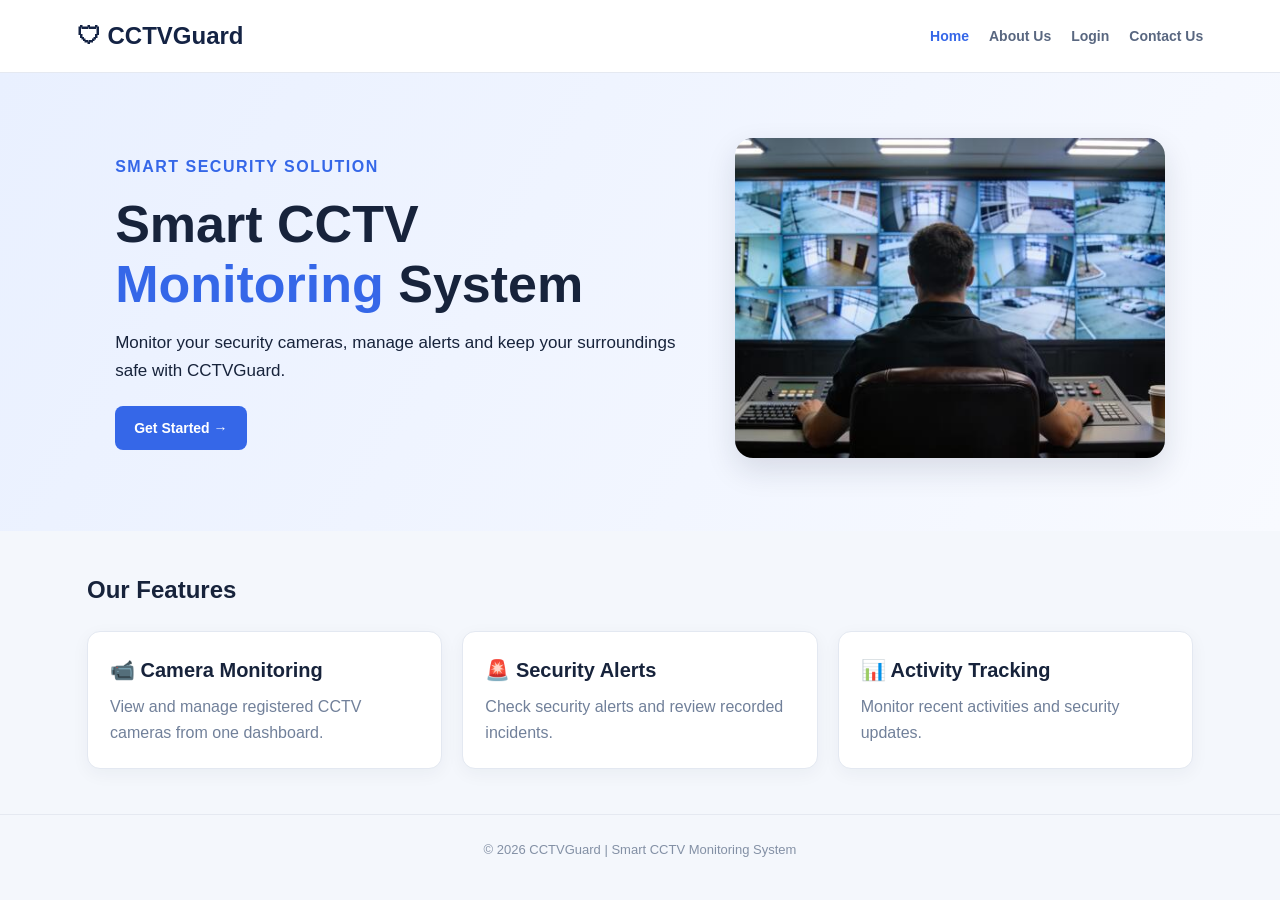
<file: index.html>
<!DOCTYPE html>
<html lang="en">
<head>
    <meta charset="UTF-8">
    <meta name="viewport" content="width=device-width, initial-scale=1.0">

    <title>Home | CCTVGuard</title>

    <link rel="stylesheet" href="css/style.css">
</head>

<body>

    <!-- Navigation -->
    <header class="topbar">

        <a href="index.html" class="brand">
            🛡 CCTVGuard
        </a>

        <nav>
            <a href="index.html" class="active">Home</a>
            <a href="about.html">About Us</a>
            <a href="login.html">Login</a>
            <a href="contact.html">Contact Us</a>
        </nav>

    </header>

    <!-- Hero Section -->
    <section class="hero">

        <div class="hero-content">

            <span class="eyebrow">SMART SECURITY SOLUTION</span>

            <h1>
                Smart CCTV
                <em>Monitoring</em>
                System
            </h1>

            <p>
                Monitor your security cameras, manage alerts
                and keep your surroundings safe with CCTVGuard.
            </p>

            <a href="login.html" class="btn">
                Get Started →
            </a>

        </div>

        <!-- Security Room Image -->
        <div class="hero-image">

            <img
                src="images/security-room.jpg"
                alt="CCTV Security Monitoring Room"
            >

        </div>

    </section>

    <!-- Features Section -->
    <main>

        <h2>Our Features</h2>

        <div class="grid three">

            <article>
                <h2>📹 Camera Monitoring</h2>
                <p>
                    View and manage registered CCTV cameras
                    from one dashboard.
                </p>
            </article>

            <article>
                <h2>🚨 Security Alerts</h2>
                <p>
                    Check security alerts and review
                    recorded incidents.
                </p>
            </article>

            <article>
                <h2>📊 Activity Tracking</h2>
                <p>
                    Monitor recent activities and
                    security updates.
                </p>
            </article>

        </div>

    </main>

    <!-- Footer -->
    <footer>
        © 2026 CCTVGuard | Smart CCTV Monitoring System
    </footer>

    <script src="js/script.js"></script>

</body>
</html>
</file>
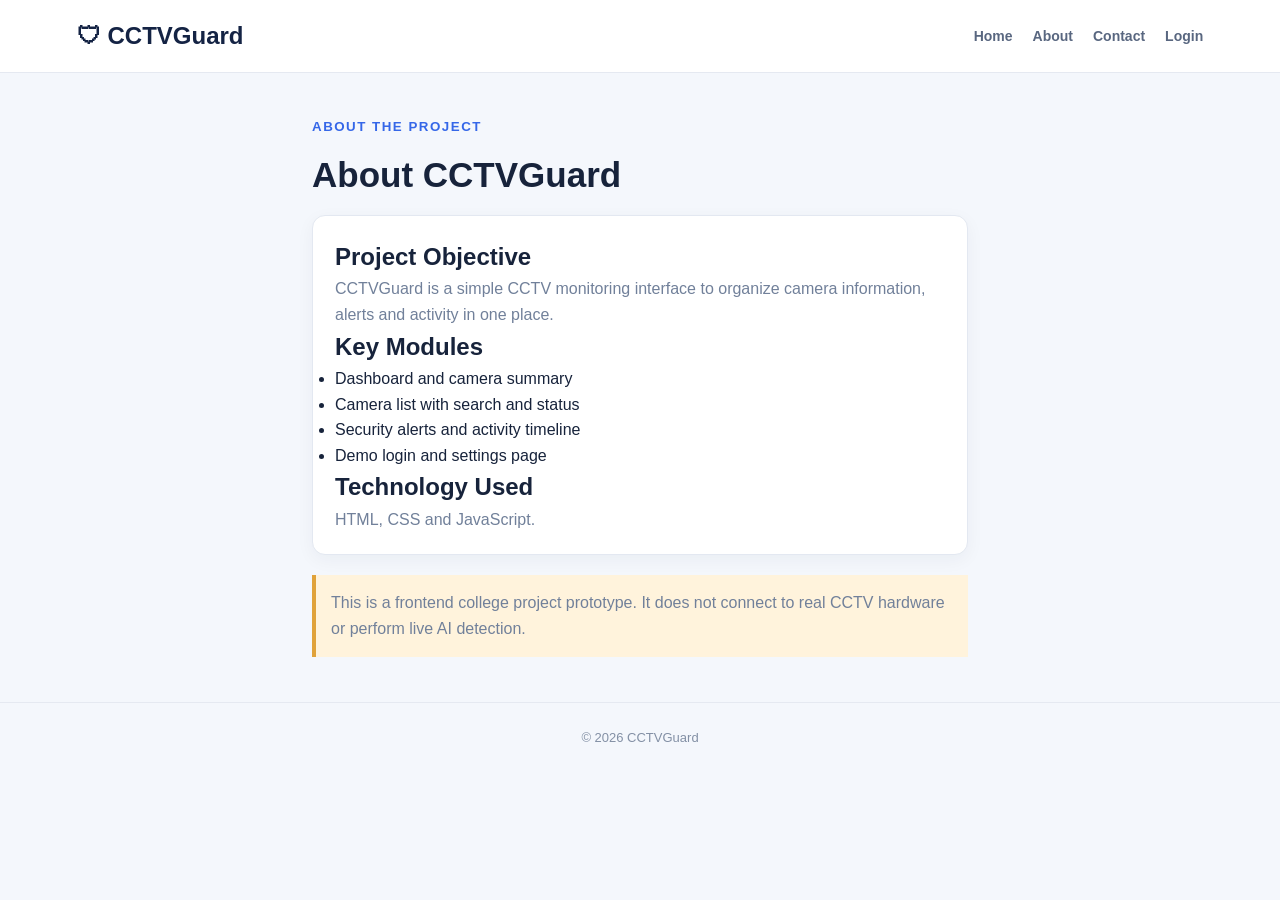
<file: about.html>
<!doctype html>
<html>
  <head>
    <meta charset="UTF-8" />
    <meta name="viewport" content="width=device-width,initial-scale=1" />
    <title>About | CCTVGuard</title>
    <link rel="stylesheet" href="css/style.css" />
  </head>
  <body>
    <header>
      <a class="brand" href="index.html">🛡 CCTVGuard</a>
      <nav>
        <a href="index.html">Home</a><a href="about.html">About</a
        ><a href="contact.html">Contact</a><a href="login.html">Login</a>
      </nav>
    </header>
    <main class="narrow">
      <small>ABOUT THE PROJECT</small>
      <h1>About CCTVGuard</h1>
      <div class="panel">
        <h2>Project Objective</h2>
        <p>
          CCTVGuard is a simple CCTV monitoring interface to organize camera
          information, alerts and activity in one place.
        </p>
        <h2>Key Modules</h2>
        <ul>
          <li>Dashboard and camera summary</li>
          <li>Camera list with search and status</li>
          <li>Security alerts and activity timeline</li>
          <li>Demo login and settings page</li>
        </ul>
        <h2>Technology Used</h2>
        <p>HTML, CSS and JavaScript.</p>
      </div>
      <p class="notice">
        This is a frontend college project prototype. It does not connect to
        real CCTV hardware or perform live AI detection.
      </p>
    </main>
    <footer>© 2026 CCTVGuard</footer>
  </body>
</html>
</file>
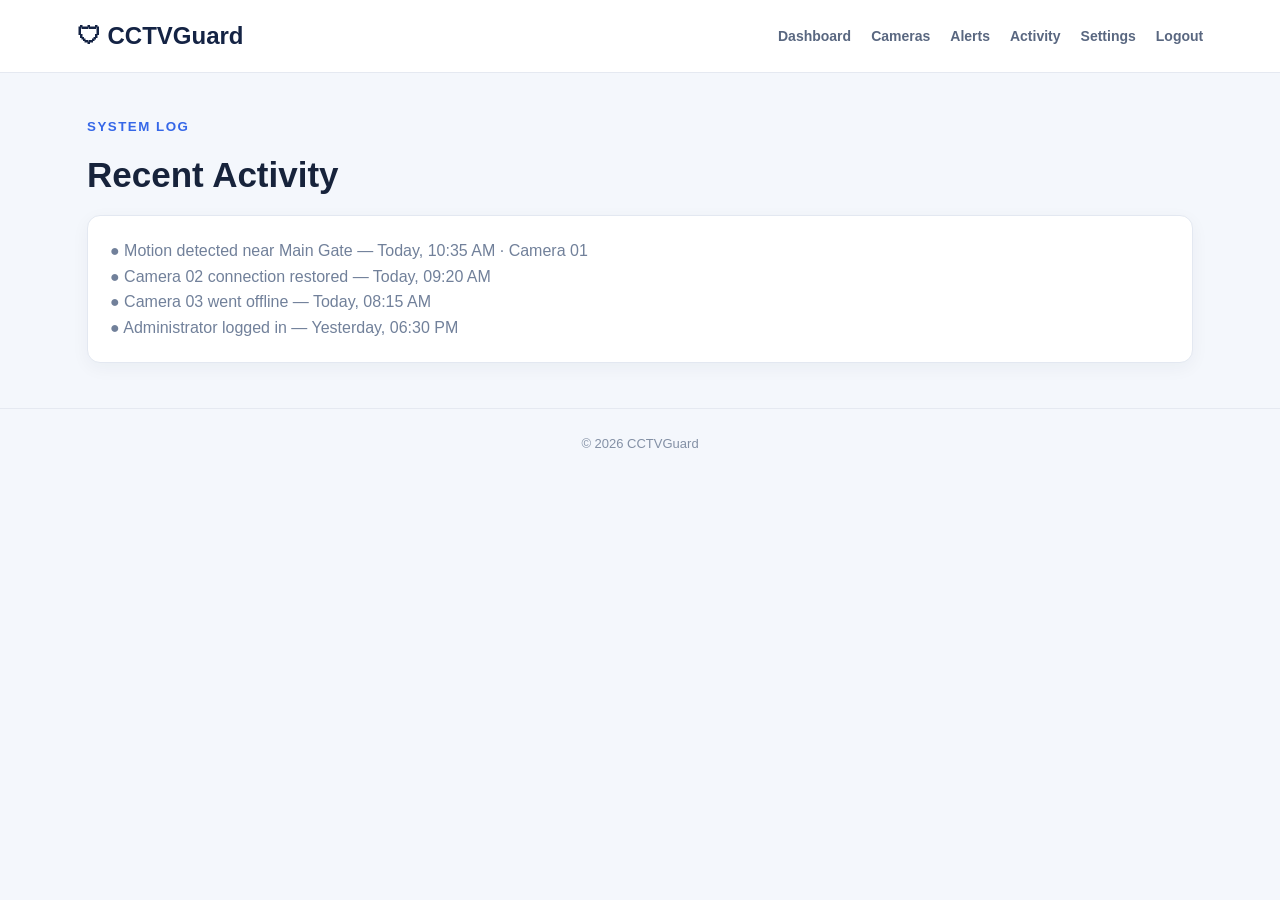
<file: activity.html>
<!doctype html>
<html>
  <head>
    <meta charset="UTF-8" />
    <meta name="viewport" content="width=device-width,initial-scale=1" />
    <title>Activity | CCTVGuard</title>
    <link rel="stylesheet" href="css/style.css" />
  </head>
  <body>
    <header>
      <a class="brand" href="dashboard.html">🛡 CCTVGuard</a>
      <nav>
        <a href="dashboard.html">Dashboard</a><a href="cameras.html">Cameras</a
        ><a href="alerts.html">Alerts</a><a href="activity.html">Activity</a
        ><a href="settings.html">Settings</a><a href="index.html">Logout</a>
      </nav>
    </header>
    <main>
      <small>SYSTEM LOG</small>
      <h1>Recent Activity</h1>
      <div class="panel">
        <p>● Motion detected near Main Gate — Today, 10:35 AM · Camera 01</p>
        <p>● Camera 02 connection restored — Today, 09:20 AM</p>
        <p>● Camera 03 went offline — Today, 08:15 AM</p>
        <p>● Administrator logged in — Yesterday, 06:30 PM</p>
      </div>
    </main>
    <footer>© 2026 CCTVGuard</footer>
  </body>
</html>
</file>
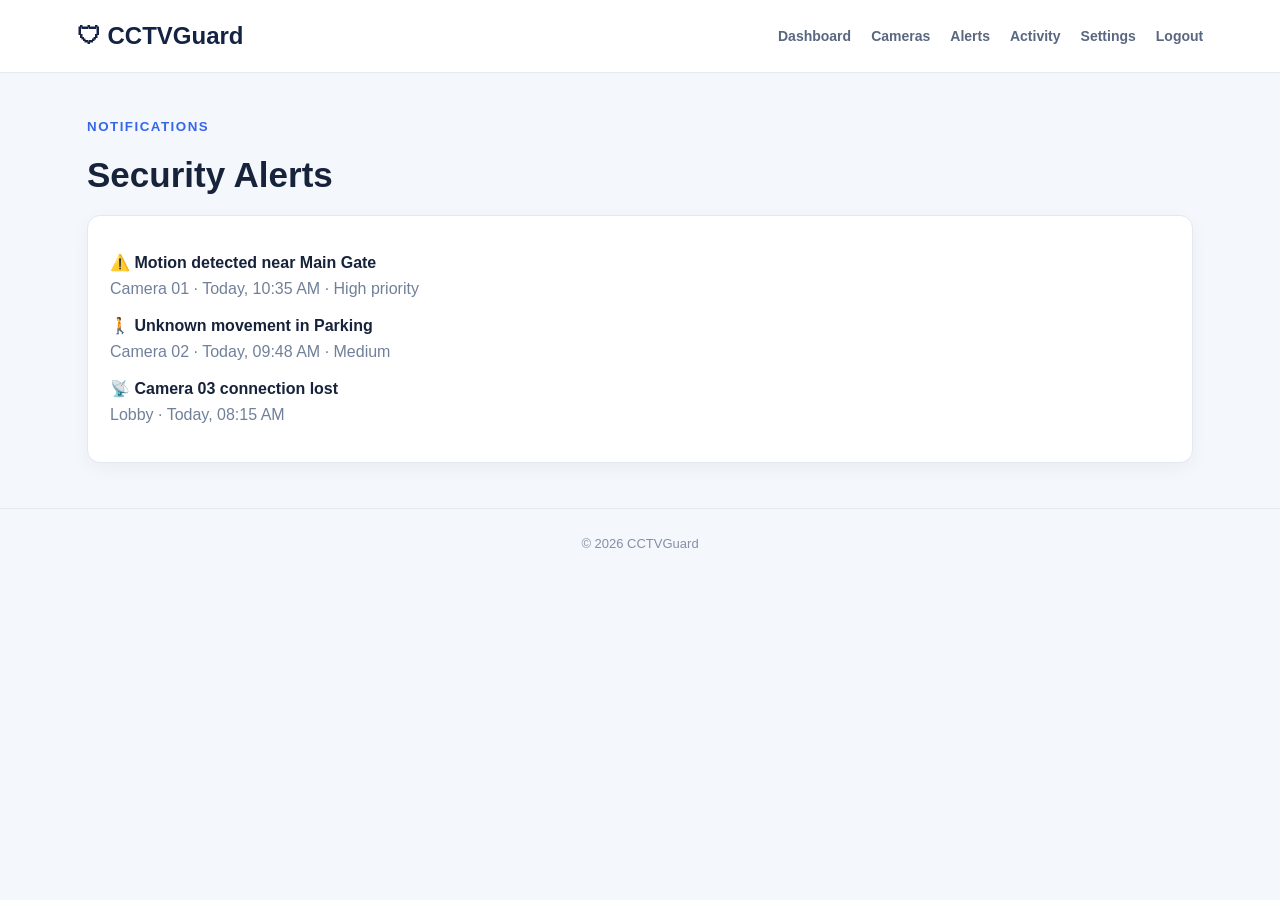
<file: alerts.html>
<!doctype html>
<html>
  <head>
    <meta charset="UTF-8" />
    <meta name="viewport" content="width=device-width,initial-scale=1" />
    <title>Alerts | CCTVGuard</title>
    <link rel="stylesheet" href="css/style.css" />
  </head>
  <body>
    <header>
      <a class="brand" href="dashboard.html">🛡 CCTVGuard</a>
      <nav>
        <a href="dashboard.html">Dashboard</a><a href="cameras.html">Cameras</a
        ><a href="alerts.html">Alerts</a><a href="activity.html">Activity</a
        ><a href="settings.html">Settings</a><a href="index.html">Logout</a>
      </nav>
    </header>
    <main>
      <small>NOTIFICATIONS</small>
      <h1>Security Alerts</h1>
      <div class="panel">
        <article>
          ⚠️ <b>Motion detected near Main Gate</b>
          <p>Camera 01 · Today, 10:35 AM · High priority</p>
        </article>
        <article>
          🚶 <b>Unknown movement in Parking</b>
          <p>Camera 02 · Today, 09:48 AM · Medium</p>
        </article>
        <article>
          📡 <b>Camera 03 connection lost</b>
          <p>Lobby · Today, 08:15 AM</p>
        </article>
      </div>
    </main>
    <footer>© 2026 CCTVGuard</footer>
  </body>
</html>
</file>
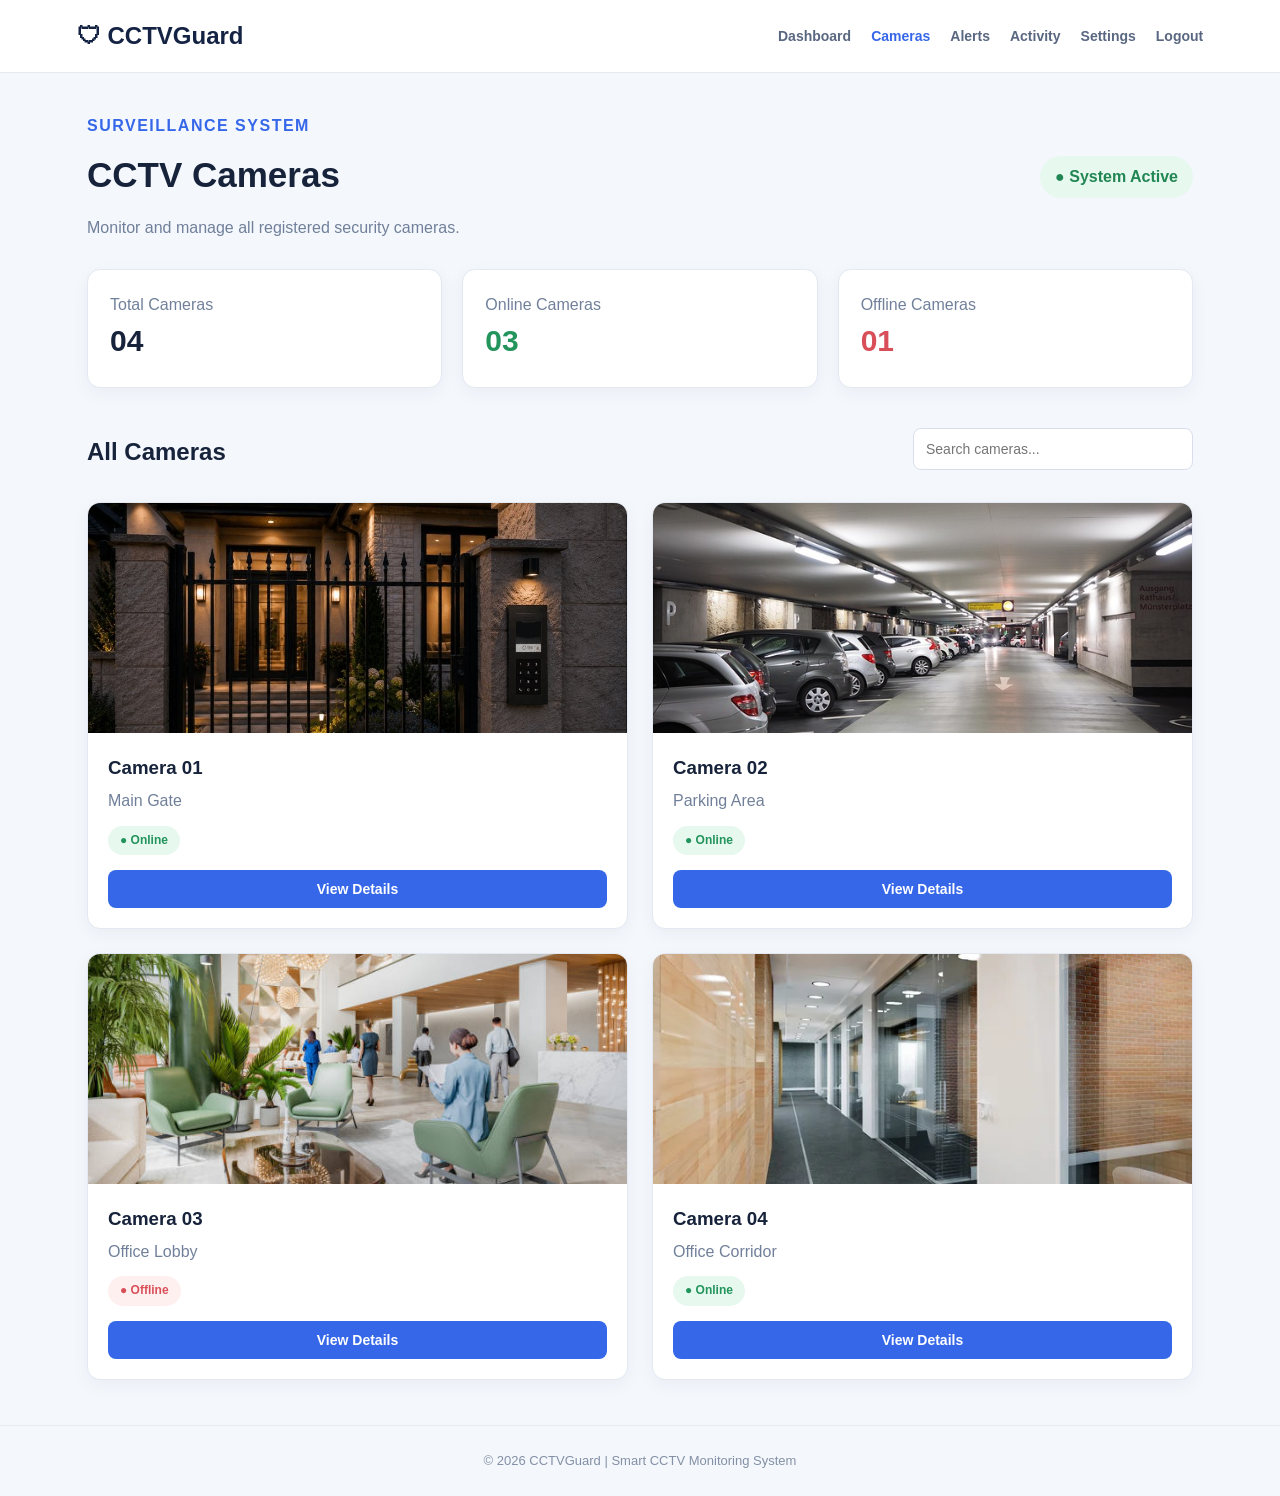
<file: cameras.html>
<!DOCTYPE html>
<html lang="en">
<head>
    <meta charset="UTF-8">
    <meta name="viewport" content="width=device-width, initial-scale=1.0">

    <title>CCTV Cameras | CCTVGuard</title>

    <link rel="stylesheet" href="css/style.css">
</head>

<body>

    <!-- Navigation Bar -->
    <header class="topbar">
        <a href="dashboard.html" class="brand">
            🛡 CCTVGuard
        </a>

        <nav>
            <a href="dashboard.html">Dashboard</a>
            <a href="cameras.html" class="active">Cameras</a>
            <a href="alerts.html">Alerts</a>
            <a href="activity.html">Activity</a>
            <a href="settings.html">Settings</a>
            <a href="index.html">Logout</a>
        </nav>
    </header>

    <!-- Main Section -->
    <main class="container">

        <div class="page-heading">
            <div>
                <span class="eyebrow">SURVEILLANCE SYSTEM</span>
                <h1>CCTV Cameras</h1>
                <p>Monitor and manage all registered security cameras.</p>
            </div>

            <span class="live-pill">● System Active</span>
        </div>

        <!-- Camera Statistics -->
        <section class="stats">

            <div class="stat-card">
                <span>Total Cameras</span>
                <strong>04</strong>
            </div>

            <div class="stat-card">
                <span>Online Cameras</span>
                <strong class="green">03</strong>
            </div>

            <div class="stat-card">
                <span>Offline Cameras</span>
                <strong class="red">01</strong>
            </div>

        </section>

        <!-- Search -->
        <div class="camera-heading">
            <h2>All Cameras</h2>

            <input
                type="search"
                id="cameraSearch"
                class="search-box"
                placeholder="Search cameras..."
                oninput="filterCameras()"
            >
        </div>

        <!-- Camera Cards -->
        <section class="camera-grid" id="cameraList">

            <!-- Camera 1 -->
            <div class="camera-card searchable">

                <img
                    src="images/camera1.jpg"
                    alt="Main Gate CCTV Camera"
                    class="camera-photo"
                >

                <div class="camera-info">
                    <h3>Camera 01</h3>
                    <p>Main Gate</p>

                    <span class="tag online">● Online</span>

                    <button onclick="viewCamera('Camera 01 - Main Gate')">
                        View Details
                    </button>
                </div>

            </div>

            <!-- Camera 2 -->
            <div class="camera-card searchable">

                <img
                    src="images/camera2.jpg"
                    alt="Parking CCTV Camera"
                    class="camera-photo"
                >

                <div class="camera-info">
                    <h3>Camera 02</h3>
                    <p>Parking Area</p>

                    <span class="tag online">● Online</span>

                    <button onclick="viewCamera('Camera 02 - Parking Area')">
                        View Details
                    </button>
                </div>

            </div>

            <!-- Camera 3 -->
            <div class="camera-card searchable">

                <img
                    src="images/camera3.jpg"
                    alt="Lobby CCTV Camera"
                    class="camera-photo"
                >

                <div class="camera-info">
                    <h3>Camera 03</h3>
                    <p>Office Lobby</p>

                    <span class="tag offline">● Offline</span>

                    <button onclick="viewCamera('Camera 03 - Office Lobby')">
                        View Details
                    </button>
                </div>

            </div>

            <!-- Camera 4 -->
            <div class="camera-card searchable">

                <img
                    src="images/camera4.jpg"
                    alt="Corridor CCTV Camera"
                    class="camera-photo"
                >

                <div class="camera-info">
                    <h3>Camera 04</h3>
                    <p>Office Corridor</p>

                    <span class="tag online">● Online</span>

                    <button onclick="viewCamera('Camera 04 - Office Corridor')">
                        View Details
                    </button>
                </div>

            </div>

        </section>

        <p id="noCameras" class="muted"></p>

    </main>

    <footer>
        © 2026 CCTVGuard | Smart CCTV Monitoring System
    </footer>

    <script src="js/script.js"></script>

</body>
</html>
</file>
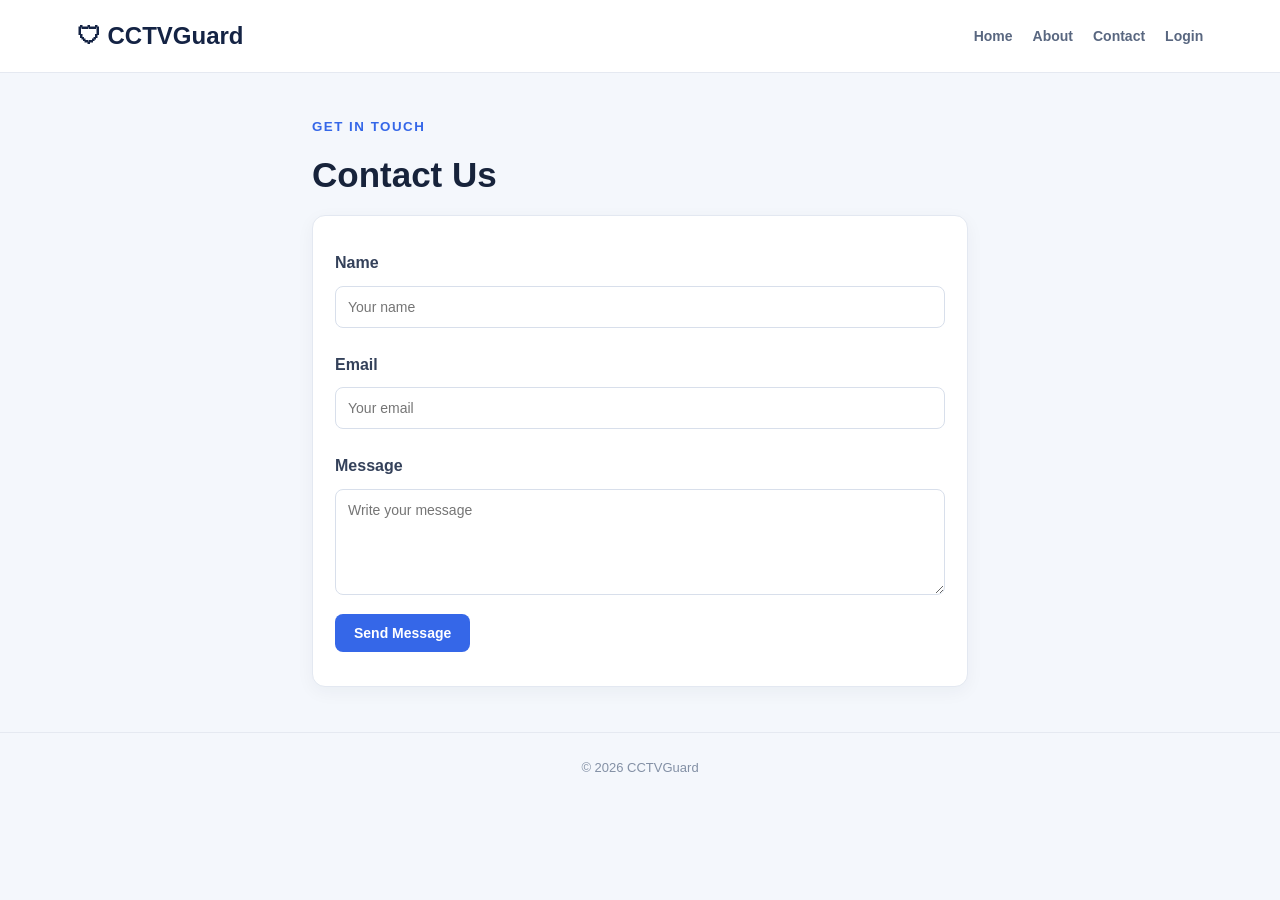
<file: contact.html>
<!doctype html>
<html>
  <head>
    <meta charset="UTF-8" />
    <meta name="viewport" content="width=device-width,initial-scale=1" />
    <title>Contact | CCTVGuard</title>
    <link rel="stylesheet" href="css/style.css" />
  </head>
  <body>
    <header>
      <a class="brand" href="index.html">🛡 CCTVGuard</a>
      <nav>
        <a href="index.html">Home</a><a href="about.html">About</a
        ><a href="contact.html">Contact</a><a href="login.html">Login</a>
      </nav>
    </header>
    <main class="narrow">
      <small>GET IN TOUCH</small>
      <h1>Contact Us</h1>
      <form class="panel" onsubmit="submitContact(event)">
        <label>Name</label><input required placeholder="Your name" /><label
          >Email</label
        ><input type="email" required placeholder="Your email" /><label
          >Message</label
        ><textarea required rows="5" placeholder="Write your message"></textarea
        ><button class="btn">Send Message</button>
        <p id="contactMessage"></p>
      </form>
    </main>
    <footer>© 2026 CCTVGuard</footer>
    <script src="js/script.js"></script>
  </body>
</html>
</file>
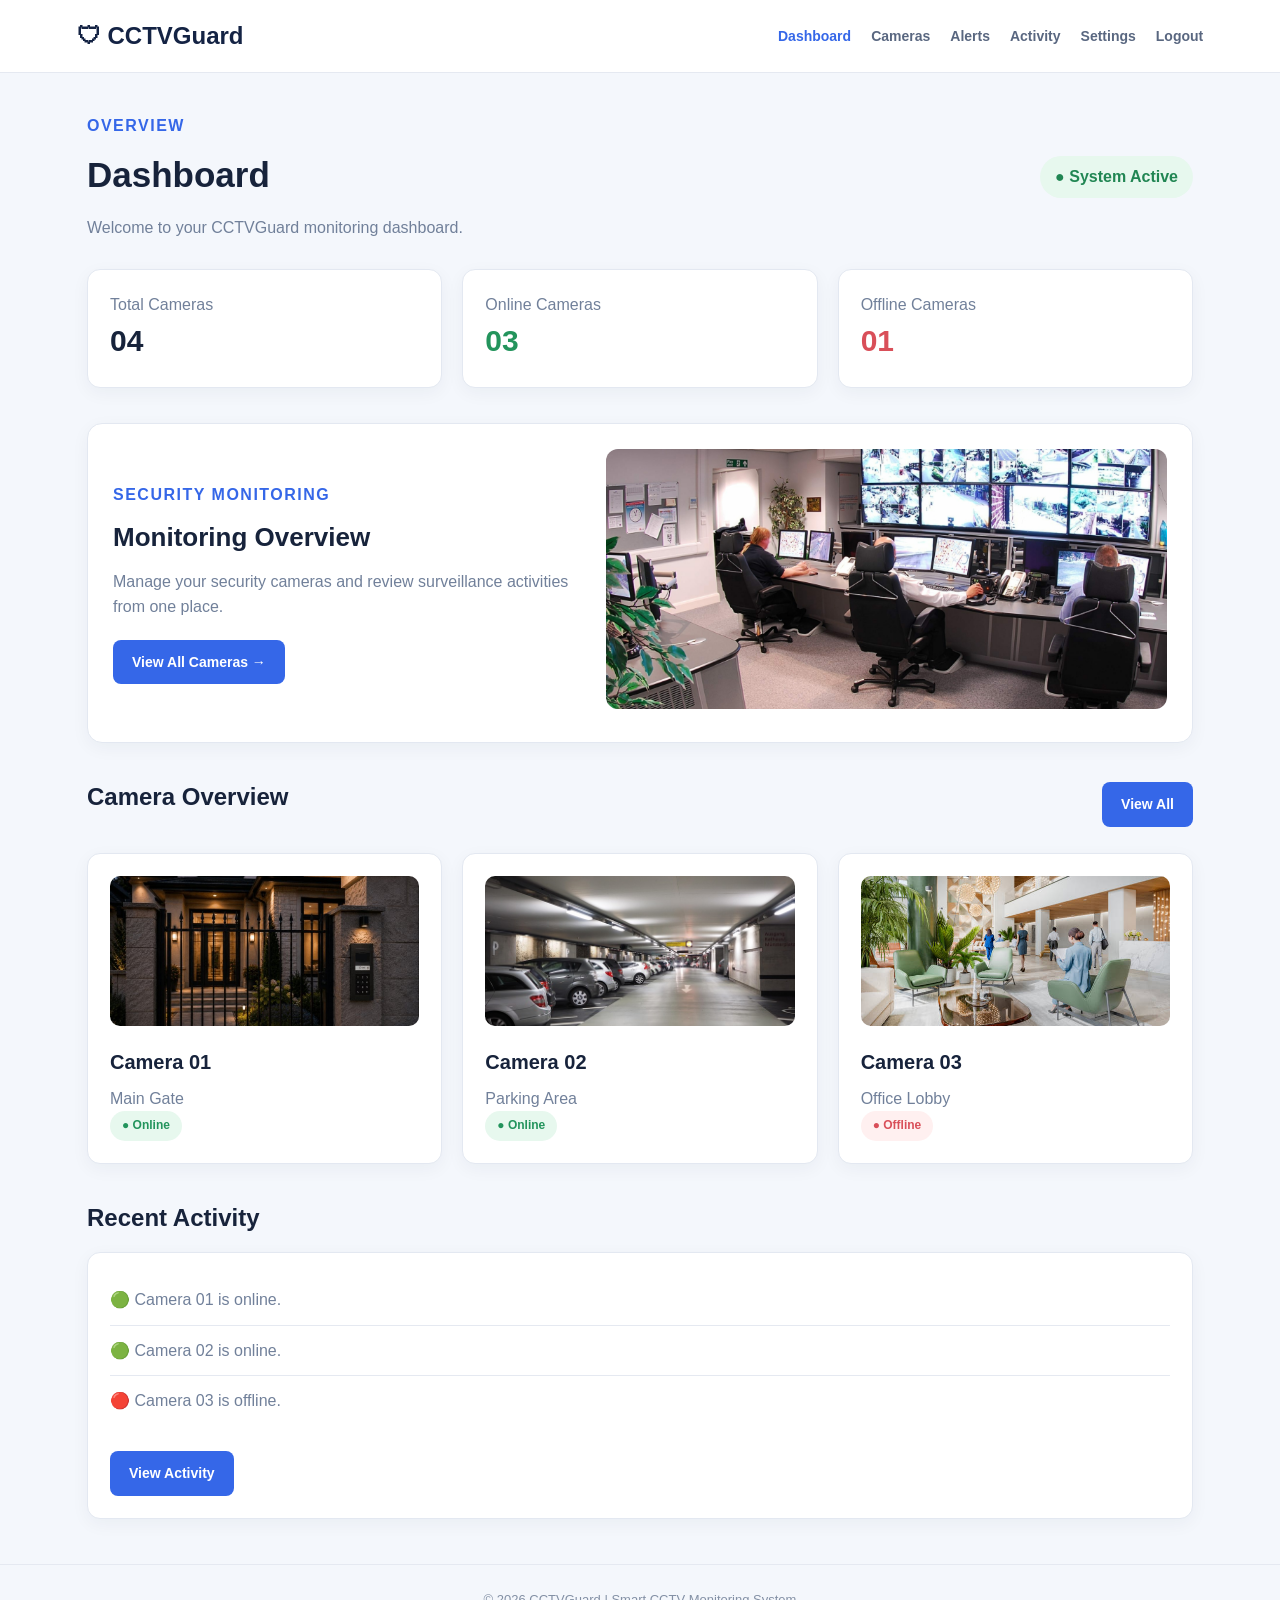
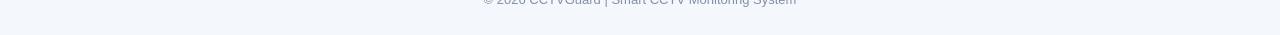
<file: dashboard.html>
<!DOCTYPE html>
<html lang="en">
<head>
    <meta charset="UTF-8">
    <meta name="viewport" content="width=device-width, initial-scale=1.0">

    <title>Dashboard | CCTVGuard</title>

    <link rel="stylesheet" href="css/style.css">
</head>

<body>

    <!-- Navigation -->
    <header class="topbar">

        <a href="dashboard.html" class="brand">
            🛡 CCTVGuard
        </a>

        <nav>
            <a href="dashboard.html" class="active">Dashboard</a>
            <a href="cameras.html">Cameras</a>
            <a href="alerts.html">Alerts</a>
            <a href="activity.html">Activity</a>
            <a href="settings.html">Settings</a>
            <a href="index.html">Logout</a>
        </nav>

    </header>

    <main class="container">

        <!-- Page Heading -->
        <div class="page-heading">

            <div>
                <span class="eyebrow">OVERVIEW</span>
                <h1>Dashboard</h1>
                <p>Welcome to your CCTVGuard monitoring dashboard.</p>
            </div>

            <span class="live-pill">● System Active</span>

        </div>

        <!-- Statistics -->
        <section class="stats">

            <div class="stat-card">
                <span>Total Cameras</span>
                <strong>04</strong>
            </div>

            <div class="stat-card">
                <span>Online Cameras</span>
                <strong class="green">03</strong>
            </div>

            <div class="stat-card">
                <span>Offline Cameras</span>
                <strong class="red">01</strong>
            </div>

        </section>

        <!-- Monitoring Overview -->
        <section class="dashboard-monitor">

            <div class="monitor-content">

                <span class="eyebrow">SECURITY MONITORING</span>

                <h2>Monitoring Overview</h2>

                <p>
                    Manage your security cameras and review
                    surveillance activities from one place.
                </p>

                <a href="cameras.html" class="btn">
                    View All Cameras →
                </a>

            </div>

            <div class="monitor-image">

                <img
                    src="images/monitoring.jpg"
                    alt="CCTV Monitoring Dashboard"
                >

            </div>

        </section>

        <!-- Camera Overview -->
        <section class="dashboard-section">

            <div class="camera-heading">
                <h2>Camera Overview</h2>

                <a href="cameras.html" class="btn">
                    View All
                </a>
            </div>

            <div class="grid three">

                <article>
                    <img src="images/camera1.jpg"
                         alt="Main Gate Camera"
                         class="dashboard-camera">

                    <h2>Camera 01</h2>
                    <p>Main Gate</p>
                    <span class="online">● Online</span>
                </article>

                <article>
                    <img src="images/camera2.jpg"
                         alt="Parking Camera"
                         class="dashboard-camera">

                    <h2>Camera 02</h2>
                    <p>Parking Area</p>
                    <span class="online">● Online</span>
                </article>

                <article>
                    <img src="images/camera3.jpg"
                         alt="Lobby Camera"
                         class="dashboard-camera">

                    <h2>Camera 03</h2>
                    <p>Office Lobby</p>
                    <span class="offline">● Offline</span>
                </article>

            </div>

        </section>

        <!-- Recent Activity -->
        <section class="dashboard-section">

            <h2>Recent Activity</h2>

            <div class="panel">

                <p>🟢 Camera 01 is online.</p>
                <hr>

                <p>🟢 Camera 02 is online.</p>
                <hr>

                <p>🔴 Camera 03 is offline.</p>

                <br>

                <a href="activity.html" class="btn">
                    View Activity
                </a>

            </div>

        </section>

    </main>

    <footer>
        © 2026 CCTVGuard | Smart CCTV Monitoring System
    </footer>

    <script src="js/script.js"></script>

</body>
</html>
</file>
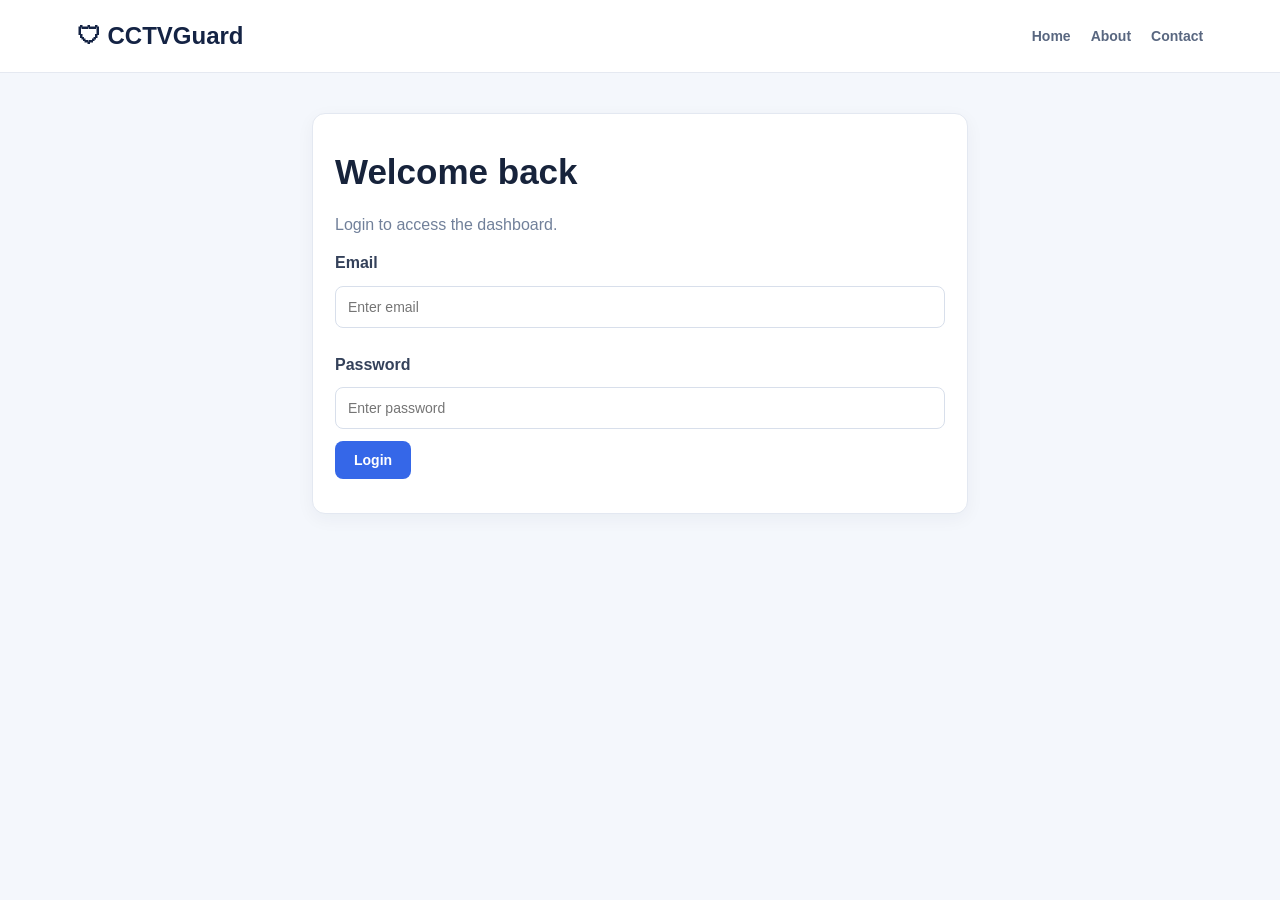
<file: login.html>
<!doctype html>
<html>
  <head>
    <meta charset="UTF-8" />
    <meta name="viewport" content="width=device-width,initial-scale=1" />
    <title>Login | CCTVGuard</title>
    <link rel="stylesheet" href="css/style.css" />
  </head>
  <body>
    <header>
      <a class="brand" href="index.html">🛡 CCTVGuard</a>
      <nav>
        <a href="index.html">Home</a><a href="about.html">About</a
        ><a href="contact.html">Contact</a>
      </nav>
    </header>
    <main class="narrow">
      <form class="panel" onsubmit="loginUser(event)">
        <h1>Welcome back</h1>
        <p>Login to access the dashboard.</p>
        <label>Email</label
        ><input
          id="email"
          type="email"
          required
          placeholder="Enter email"
        /><label>Password</label
        ><input
          id="password"
          type="password"
          required
          placeholder="Enter password"
        /><button class="btn">Login</button>
        <p id="loginMessage"></p>
      </form>
    </main>
    <script src="js/script.js"></script>
  </body>
</html>
</file>
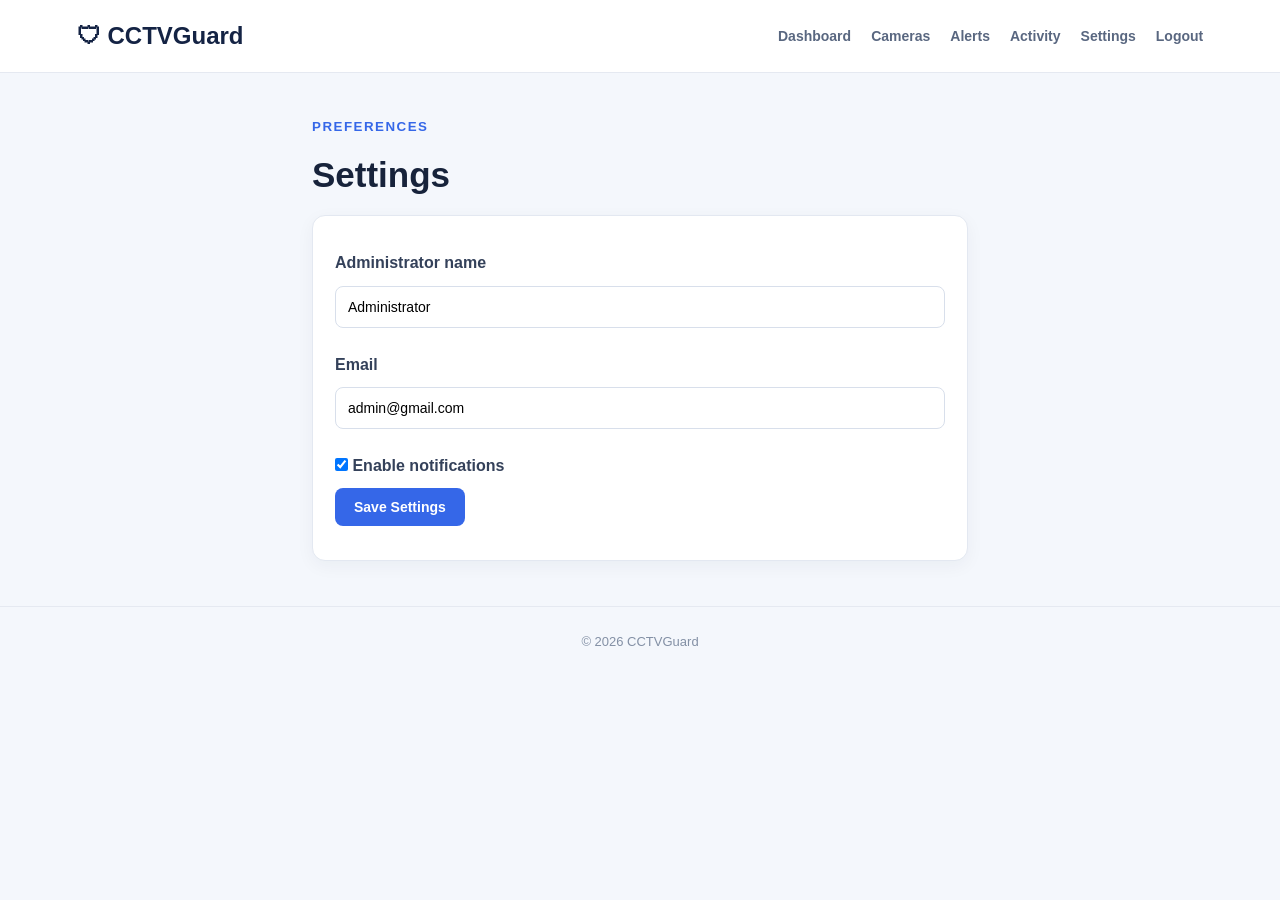
<file: settings.html>
<!doctype html>
<html>
  <head>
    <meta charset="UTF-8" />
    <meta name="viewport" content="width=device-width,initial-scale=1" />
    <title>Settings | CCTVGuard</title>
    <link rel="stylesheet" href="css/style.css" />
  </head>
  <body>
    <header>
      <a class="brand" href="dashboard.html">🛡 CCTVGuard</a>
      <nav>
        <a href="dashboard.html">Dashboard</a><a href="cameras.html">Cameras</a
        ><a href="alerts.html">Alerts</a><a href="activity.html">Activity</a
        ><a href="settings.html">Settings</a><a href="index.html">Logout</a>
      </nav>
    </header>
    <main class="narrow">
      <small>PREFERENCES</small>
      <h1>Settings</h1>
      <div class="panel">
        <label>Administrator name</label
        ><input id="adminName" value="Administrator" /><label>Email</label
        ><input id="adminEmail" value="admin@gmail.com" /><label
          ><input type="checkbox" id="notifications" checked /> Enable
          notifications</label
        ><button class="btn" onclick="saveSettings()">Save Settings</button>
        <p id="settingsMessage"></p>
      </div>
    </main>
    <footer>© 2026 CCTVGuard</footer>
    <script src="js/script.js"></script>
  </body>
</html>
</file>
<file: css/style.css>
/* =================================
   CCTVGUARD - COMPLETE WEBSITE CSS
================================= */

* {
    margin: 0;
    padding: 0;
    box-sizing: border-box;
}

body {
    font-family: Arial, Helvetica, sans-serif;
    background: #f4f7fc;
    color: #17233b;
    line-height: 1.6;
}

a {
    text-decoration: none;
}

h1, h2, h3 {
    color: #17233b;
}

/* HEADER AND NAVIGATION */

header, .topbar {
    background: #ffffff;
    padding: 17px 6%;
    display: flex;
    justify-content: space-between;
    align-items: center;
    flex-wrap: wrap;
    gap: 15px;
    border-bottom: 1px solid #e5e9f1;
}

.brand {
    font-size: 24px;
    font-weight: bold;
    color: #142344;
}

nav {
    display: flex;
    align-items: center;
    gap: 20px;
    flex-wrap: wrap;
}

nav a {
    color: #596780;
    font-size: 14px;
    font-weight: bold;
}

nav a:hover,
nav a.active {
    color: #3567e8;
}

/* BUTTONS */

.btn, button {
    display: inline-block;
    background: #3567e8;
    color: white;
    padding: 11px 19px;
    border: none;
    border-radius: 8px;
    font-size: 14px;
    font-weight: bold;
    cursor: pointer;
    transition: 0.3s;
}

.btn:hover, button:hover {
    background: #244fc4;
}

/* MAIN CONTENT */

main {
    max-width: 1150px;
    margin: 40px auto;
    padding: 0 22px;
}

.narrow {
    max-width: 700px;
}

main h1 {
    font-size: 35px;
    margin: 8px 0 12px;
}

main p {
    color: #71809a;
}

small, .eyebrow {
    color: #3567e8;
    font-weight: bold;
    letter-spacing: 1.5px;
}

/* HOME PAGE HERO */

.hero {
    min-height: 430px;
    padding: 65px 9%;
    display: flex;
    justify-content: space-between;
    align-items: center;
    gap: 40px;
    background: linear-gradient(120deg, #e9f0ff, #f8faff);
}

.hero > div {
    max-width: 580px;
}

.hero h1 {
    font-size: 52px;
    line-height: 1.15;
    margin: 15px 0;
}

.hero em {
    color: #3567e8;
    font-style: normal;
}

.hero p {
    font-size: 17px;
    margin-bottom: 22px;
}

.hero aside {
    max-width: 320px;
    background: white;
    padding: 28px;
    border-radius: 15px;
    box-shadow: 0 8px 25px #17233b15;
}

.hero aside h2 {
    margin: 10px 0;
}

.big {
    font-size: 48px;
    color: #3567e8;
}

/* GRID AND CARDS */

.grid {
    display: grid;
    gap: 20px;
    margin: 22px 0;
}

.grid.three {
    grid-template-columns: repeat(3, 1fr);
}

.grid.four {
    grid-template-columns: repeat(4, 1fr);
}

.grid article,
.stat-card,
.panel,
.camera-card {
    background: white;
    border: 1px solid #e3e8f1;
    border-radius: 13px;
    padding: 22px;
    box-shadow: 0 5px 18px #17233b0c;
}

.grid article h2 {
    font-size: 20px;
    margin-bottom: 8px;
}

.grid article strong {
    display: block;
    font-size: 30px;
    margin-top: 8px;
}

/* CAMERA PAGE */

.container {
    max-width: 1150px;
    margin: 40px auto;
    padding: 0 22px;
}

.page-heading {
    display: flex;
    justify-content: space-between;
    align-items: center;
    flex-wrap: wrap;
    gap: 15px;
    margin-bottom: 28px;
}

.page-heading h1 {
    font-size: 35px;
}

.live-pill {
    color: #218653;
    background: #e7f8ee;
    padding: 8px 15px;
    border-radius: 30px;
    font-weight: bold;
}

.stats {
    display: grid;
    grid-template-columns: repeat(3, 1fr);
    gap: 20px;
    margin-bottom: 35px;
}

.stat-card span {
    color: #71809a;
}

.stat-card strong {
    display: block;
    font-size: 30px;
}

.camera-heading {
    display: flex;
    justify-content: space-between;
    align-items: center;
    flex-wrap: wrap;
    gap: 15px;
    margin-bottom: 20px;
}

.camera-grid {
    display: grid;
    grid-template-columns: repeat(2, 1fr);
    gap: 24px;
}

.camera-card {
    padding: 0;
    overflow: hidden;
    transition: 0.3s;
}

.camera-card:hover {
    transform: translateY(-5px);
}

.camera-photo {
    width: 100%;
    height: 230px;
    object-fit: cover;
    display: block;
}

.camera-info {
    padding: 20px;
}

.camera-info h3 {
    margin-bottom: 5px;
}

.camera-info p {
    margin-bottom: 12px;
}

.camera-info button {
    display: block;
    width: 100%;
    margin-top: 15px;
}

.search-box {
    width: 280px;
}

/* STATUS */

.green, .online {
    color: #23945c;
}

.red, .offline {
    color: #d94f59;
}

.orange {
    color: #db8b2d;
}

.online, .offline {
    display: inline-block;
    padding: 5px 12px;
    border-radius: 20px;
    font-size: 12px;
    font-weight: bold;
    background: #e7f8ee;
}

.offline {
    background: #fff0f0;
}

/* FORMS */

.panel label {
    display: block;
    font-weight: bold;
    margin: 12px 0 5px;
    color: #34415a;
}

input, textarea {
    width: 100%;
    padding: 12px;
    border: 1px solid #d8dfeb;
    border-radius: 8px;
    font-family: inherit;
    font-size: 14px;
    margin: 5px 0 12px;
    outline: none;
}

input:focus, textarea:focus {
    border-color: #3567e8;
}

input[type="checkbox"] {
    width: auto;
}

/* ALERTS AND ACTIVITY */

.panel article {
    margin: 12px 0;
    box-shadow: none;
}

/* NOTICE */

.notice {
    background: #fff3dc;
    border-left: 4px solid #e0a23a;
    padding: 15px;
    margin-top: 20px;
}

/* MESSAGES */

#loginMessage,
#contactMessage,
#settingsMessage,
#noCameras {
    margin-top: 12px;
    font-weight: bold;
}

/* FOOTER */

footer {
    text-align: center;
    padding: 25px;
    margin-top: 45px;
    color: #8390a5;
    border-top: 1px solid #e5e9f1;
    font-size: 13px;
}

/* RESPONSIVE DESIGN */

@media (max-width: 750px) {

    .hero {
        flex-direction: column;
        align-items: flex-start;
        padding: 45px 7%;
    }

    .hero h1 {
        font-size: 38px;
    }

    .grid.four {
        grid-template-columns: repeat(2, 1fr);
    }

    .grid.three {
        grid-template-columns: 1fr;
    }

    .camera-grid {
        grid-template-columns: 1fr;
    }

    .stats {
        grid-template-columns: 1fr;
    }

    header, .topbar {
        padding: 15px 5%;
    }

    nav {
        gap: 12px;
    }
}

@media (max-width: 480px) {

    .grid.four {
        grid-template-columns: 1fr;
    }

    .hero h1 {
        font-size: 32px;
    }

    .search-box {
        width: 100%;
    }
}

/* HOME PAGE IMAGE */

.hero-image {
    width: 48%;
}

.hero-image img {
    width: 100%;
    height: 320px;
    object-fit: cover;
    border-radius: 18px;
    box-shadow: 0 12px 30px #17233b20;
}

/* DASHBOARD MONITORING SECTION */

.dashboard-monitor {
    display: grid;
    grid-template-columns: 1fr 1.2fr;
    align-items: center;
    gap: 25px;
    padding: 25px;
    margin: 30px 0;
    background: white;
    border: 1px solid #e3e8f1;
    border-radius: 15px;
    box-shadow: 0 5px 18px #17233b0c;
}

.monitor-content h2 {
    margin: 10px 0;
    font-size: 26px;
}

.monitor-content p {
    margin-bottom: 20px;
}

.monitor-image img {
    width: 100%;
    height: 260px;
    object-fit: cover;
    border-radius: 12px;
}

/* DASHBOARD CAMERA IMAGES */

.dashboard-section {
    margin-top: 35px;
}

.dashboard-section h2 {
    margin-bottom: 15px;
}

.dashboard-camera {
    width: 100%;
    height: 150px;
    object-fit: cover;
    border-radius: 10px;
    margin-bottom: 12px;
}

.dashboard-section .panel p {
    padding: 12px 0;
}

.dashboard-section hr {
    border: 0;
    border-top: 1px solid #e5e9f1;
}

@media(max-width: 750px) {

    .hero-image {
        width: 100%;
    }

    .hero-image img {
        height: 230px;
    }

    .dashboard-monitor {
        grid-template-columns: 1fr;
    }

    .monitor-image img {
        height: 220px;
    }
}
</file>
